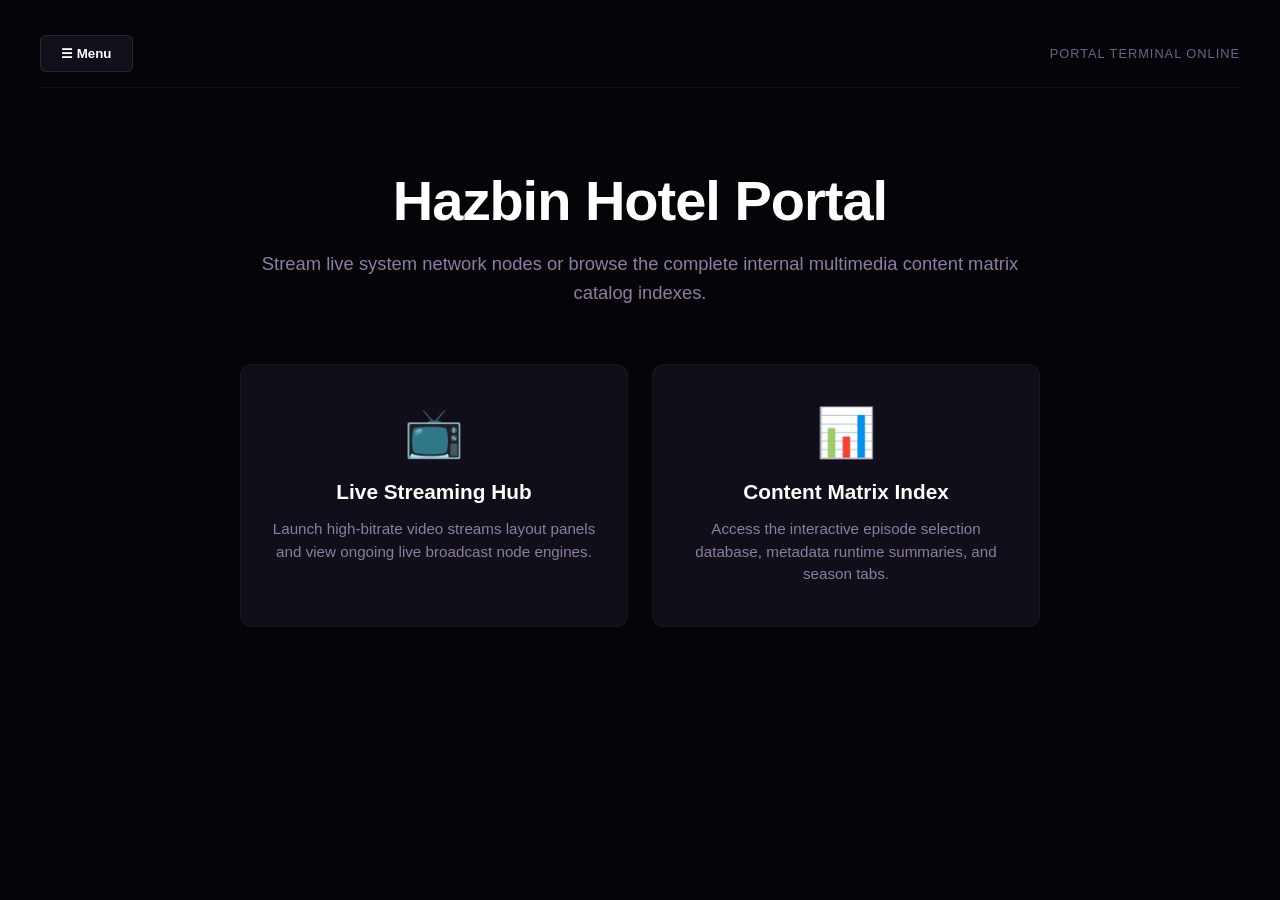
<file: index.html>
<!DOCTYPE html>
<html lang="en">
<head>
  <meta charset="UTF-8">
  <meta http-equiv="refresh" content="0; url=home.html">
  <title>Redirecting...</title>
  <script>window.location.href = "home.html";</script>
</head>
<body>
</body>
</html>
</file>
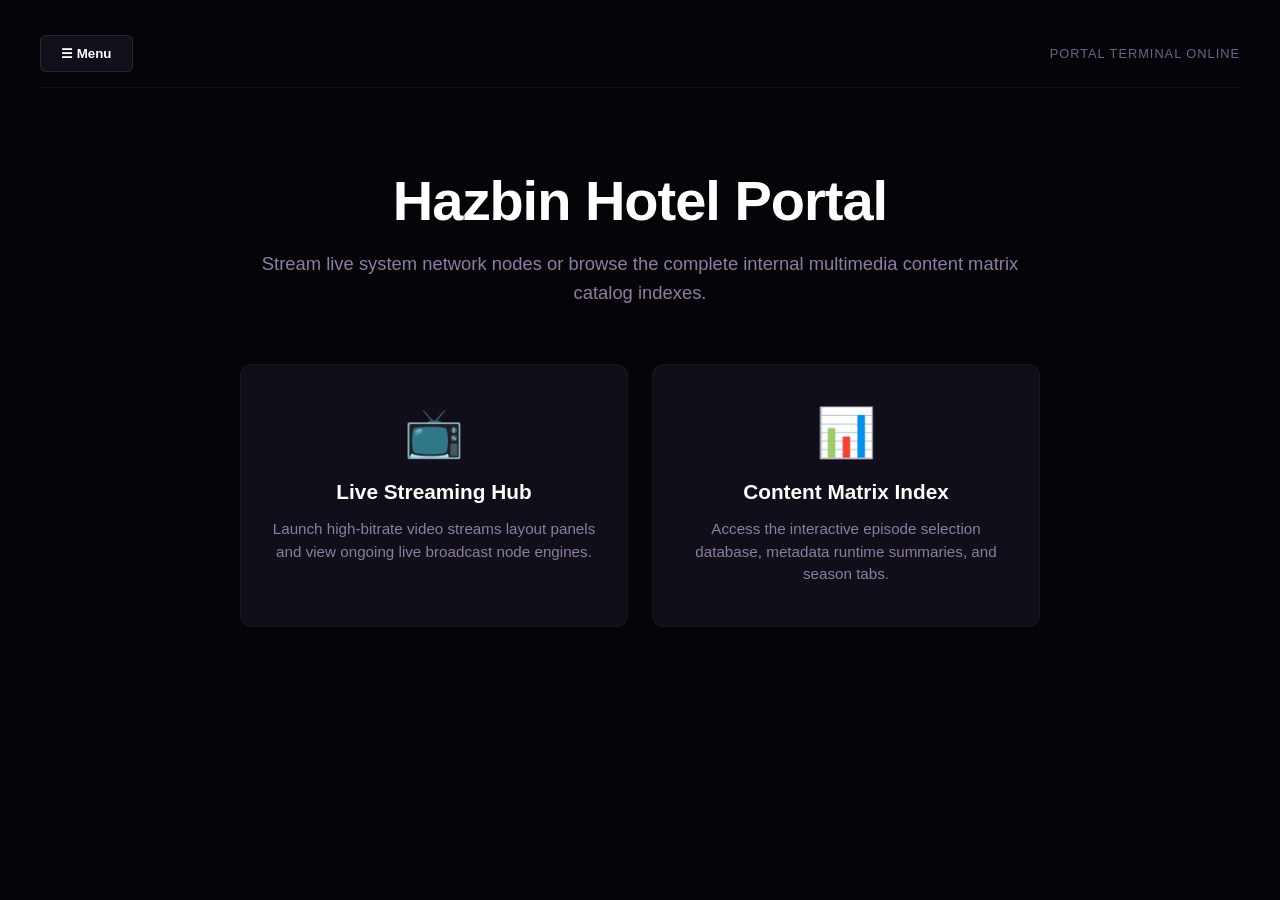
<file: home.html>
<!DOCTYPE html>
<html lang="en">
<head>
  <meta charset="UTF-8">
  <meta name="viewport" content="width=device-width, initial-scale=1.0">
  <title>Hazbin Hotel Portal - Home</title>
  <link rel="stylesheet" href="styles.css?v=55">
  <style>
    .home-hero-layout { padding: 60px 0; text-align: center; max-width: 800px; margin: 0 auto; display: flex; flex-direction: column; gap: 16px; }
    .home-hero-layout h1 { font-size: 3.5rem; font-weight: 800; letter-spacing: -1px; }
    .home-hero-layout p { color: #897fa1; font-size: 1.15rem; line-height: 1.6; }
    .navigation-matrix-grid { display: grid; grid-template-columns: repeat(auto-fit, minmax(320px, 1fr)); gap: 24px; margin-top: 40px; }
    .node-hub-card { background: #110d19; border: 1px solid rgba(255, 255, 255, 0.04); border-radius: 12px; padding: 40px 30px; text-decoration: none; color: white; display: flex; flex-direction: column; gap: 14px; align-items: center; transition: transform 0.2s, border-color 0.2s; }
    .node-hub-card:hover { transform: translateY(-4px); border-color: #7c3aed; background: #151021; }
    .node-hub-card .icon { font-size: 3rem; margin-bottom: 5px; }
    .node-hub-card h3 { font-size: 1.3rem; font-weight: 700; }
    .node-hub-card p { text-align: center; color: #897fa1; font-size: 0.95rem; line-height: 1.5; }
  </style>
</head>
<body>

  <nav class="side-menu-drawer" id="sideMenu">
    <div class="drawer-header">
      <h2>Navigation</h2>
      <button class="close-btn" id="closeMenuBtn">&times;</button>
    </div>
    <ul class="drawer-links">
      <li><a href="home.html" class="active">🏠 Homepage</a></li>
      <li><a href="movies.html">📺 Live Streaming</a></li>
      <li><a href="movie-detail.html">📊 Content Matrix</a></li>
    </ul>
  </nav>
  <div class="drawer-overlay" id="drawerOverlay"></div>

  <div class="app-wrapper">
    <header class="app-header">
      <button class="menu-toggle-btn" id="openMenuBtn">☰ Menu</button>
      <div class="system-status">Portal Terminal Online</div>
    </header>

    <main class="home-hero-layout">
      <h1>Hazbin Hotel Portal</h1>
      <p>Stream live system network nodes or browse the complete internal multimedia content matrix catalog indexes.</p>
      
      <div class="navigation-matrix-grid">
        <a href="movies.html" class="node-hub-card">
          <div class="icon">📺</div>
          <h3>Live Streaming Hub</h3>
          <p>Launch high-bitrate video streams layout panels and view ongoing live broadcast node engines.</p>
        </a>
        <a href="movie-detail.html" class="node-hub-card">
          <div class="icon">📊</div>
          <h3>Content Matrix Index</h3>
          <p>Access the interactive episode selection database, metadata runtime summaries, and season tabs.</p>
        </a>
      </div>
    </main>
  </div>

  <script src="app.js?v=55"></script>
</body>
</html>
</file>
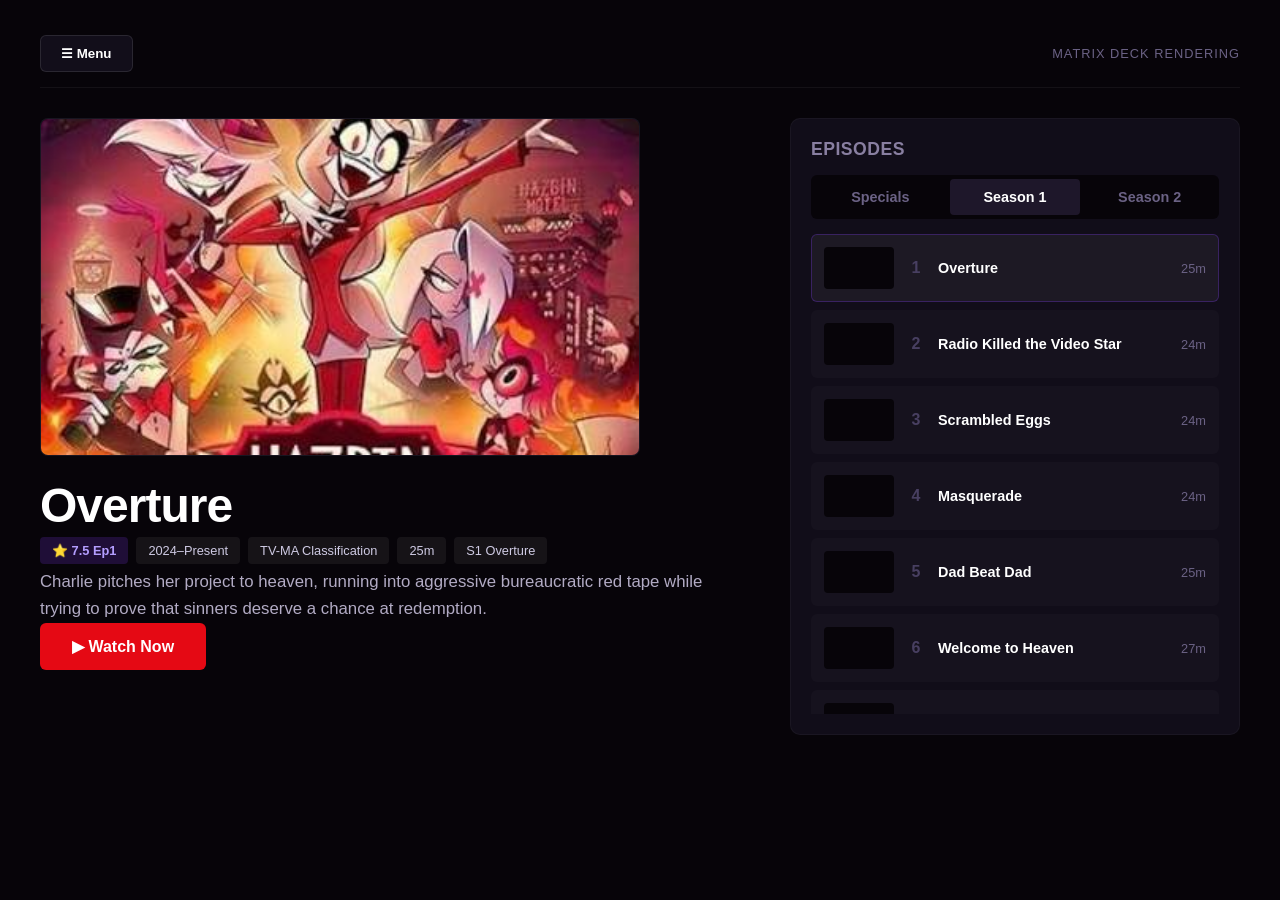
<file: movie-detail.html>
<!DOCTYPE html>
<html lang="en">
<head>
  <meta charset="UTF-8">
  <meta name="viewport" content="width=device-width, initial-scale=1.0">
  <title>Hazbin Hotel - Content Matrix</title>
  <link rel="stylesheet" href="styles.css?v=55">
</head>
<body>

  <nav class="side-menu-drawer" id="sideMenu">
    <div class="drawer-header">
      <h2>Navigation</h2>
      <button class="close-btn" id="closeMenuBtn">&times;</button>
    </div>
    <ul class="drawer-links">
      <li><a href="home.html">🏠 Homepage</a></li>
      <li><a href="movies.html">📺 Live Streaming</a></li>
      <li><a href="movie-detail.html" class="active">📊 Content Matrix</a></li>
    </ul>
  </nav>
  <div class="drawer-overlay" id="drawerOverlay"></div>

  <div class="app-wrapper">
    <header class="app-header">
      <button class="menu-toggle-btn" id="openMenuBtn">☰ Menu</button>
      <div class="system-status">Matrix Deck Rendering</div>
    </header>

    <div class="stremio-container">
      <!-- Left Dynamic Details Content Panel -->
      <main class="stremio-left-panel">
        <div class="poster-display-frame">
          <img src="HHPostertallS2.jpg" alt="Show Poster" id="posterImage">
        </div>
        <div class="stremio-meta-block">
          <h1 class="stremio-title" id="showTitle">Loading Matrix...</h1>
          <div class="badges-row" id="badgesRow"></div>
          <p class="stremio-desc" id="summaryText">Initializing local array matrices...</p>
          <button class="stremio-play-btn">▶ Watch Now</button>
        </div>
      </main>

      <!-- Right Interactive Dynamic List Selection Panel -->
      <aside class="stremio-right-panel">
        <h2 class="catalog-heading">Episodes</h2>
        <div class="tab-navigation" id="tabNav"></div>
        <div class="episode-scroll-list" id="episodeContainer"></div>
      </aside>
    </div>
  </div>

  <script src="app.js?v=55"></script>
</body>
</html>
</file>
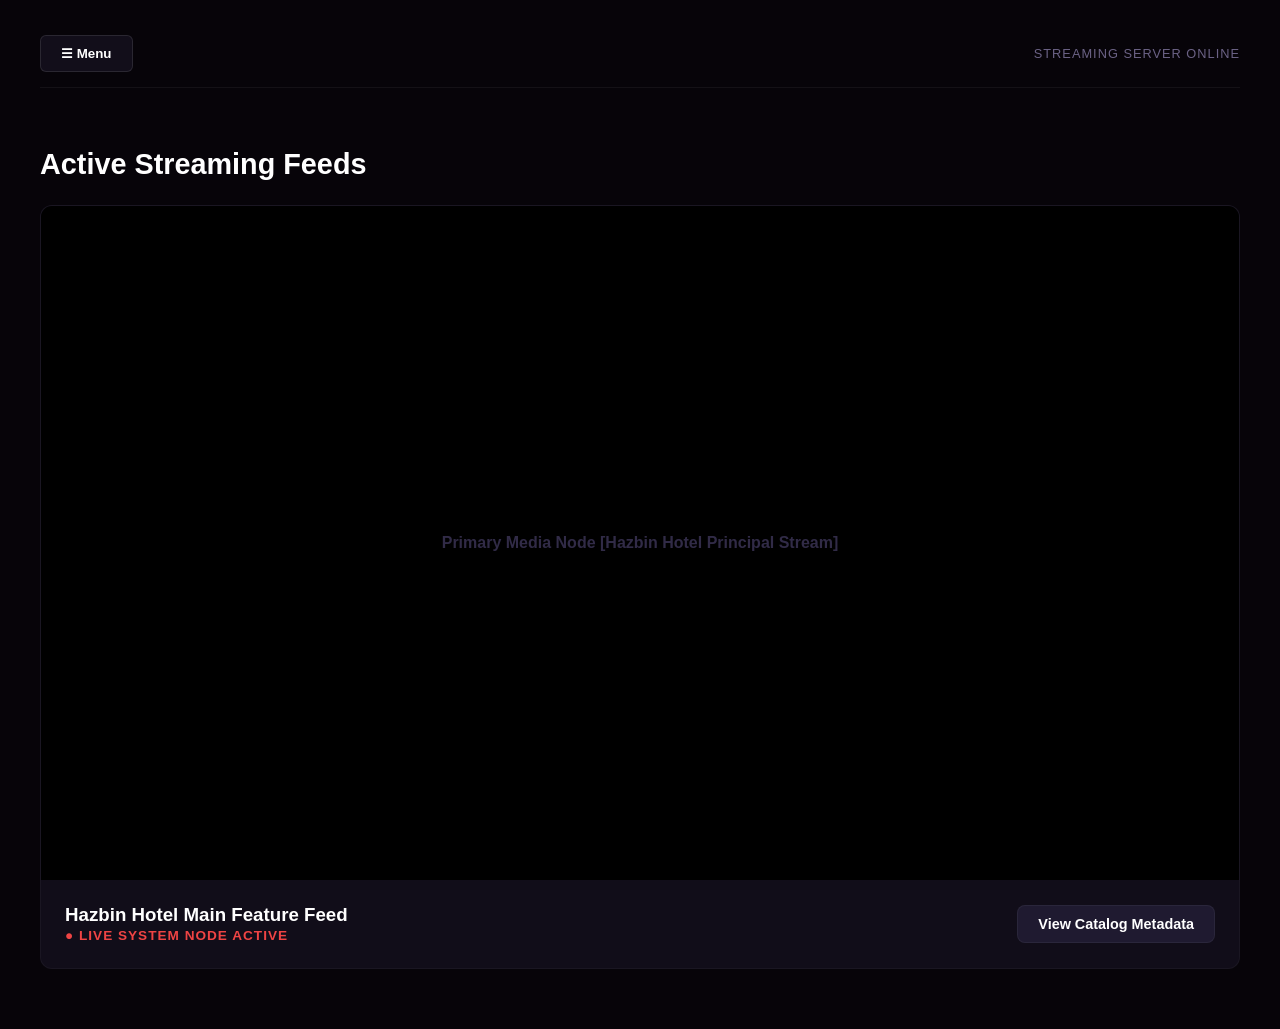
<file: movies.html>
<!DOCTYPE html>
<html lang="en">
<head>
  <meta charset="UTF-8">
  <meta name="viewport" content="width=device-width, initial-scale=1.0">
  <title>Hazbin Hotel Portal - Streaming</title>
  <link rel="stylesheet" href="styles.css?v=55">
  <style>
    .stream-layout-grid { display: grid; grid-template-columns: 1fr; gap: 32px; margin-top: 20px; }
    .stream-card { background: #110d19; border: 1px solid rgba(255, 255, 255, 0.04); border-radius: 12px; overflow: hidden; }
    .video-placeholder { width: 100%; aspect-ratio: 16/9; background: #000; display: flex; align-items: center; justify-content: center; color: #312b47; font-weight: 600; }
    .stream-details { padding: 24px; display: flex; justify-content: space-between; align-items: center; flex-wrap: wrap; gap: 20px; }
    .status-indicator.live { color: #ef4444; font-weight: 700; font-size: 0.85rem; letter-spacing: 1px; }
    .action-link-btn { background: #1f1a30; color: #fff; padding: 10px 20px; border-radius: 8px; text-decoration: none; font-size: 0.9rem; font-weight: 600; border: 1px solid rgba(255,255,255,0.05); }
  </style>
</head>
<body>
  <nav class="side-menu-drawer" id="sideMenu">
    <div class="drawer-header">
      <h2>Navigation</h2>
      <button class="close-btn" id="closeMenuBtn">&times;</button>
    </div>
    <ul class="drawer-links">
      <li><a href="home.html">🏠 Homepage</a></li>
      <li><a href="movies.html" class="active">📺 Live Streaming</a></li>
      <li><a href="movie-detail.html">📊 Content Matrix</a></li>
    </ul>
  </nav>
  <div class="drawer-overlay" id="drawerOverlay"></div>

  <div class="app-wrapper">
    <header class="app-header">
      <button class="menu-toggle-btn" id="openMenuBtn">☰ Menu</button>
      <div class="system-status">Streaming Server Online</div>
    </header>
    
    <main style="padding: 40px 0;">
      <h2 style="text-align: left; font-size: 1.8rem; margin-bottom: 24px;">Active Streaming Feeds</h2>
      <div class="stream-layout-grid">
        <div class="stream-card">
          <div class="video-placeholder">
            <span>Primary Media Node [Hazbin Hotel Principal Stream]</span>
          </div>
          <div class="stream-details">
            <div>
              <h3>Hazbin Hotel Main Feature Feed</h3>
              <span class="status-indicator live">● LIVE SYSTEM NODE ACTIVE</span>
            </div>
            <a href="movie-detail.html" class="action-link-btn">View Catalog Metadata</a>
          </div>
        </div>
      </div>
    </main>
  </div>
  <script src="app.js?v=55"></script>
</body>
</html>
</file>
<file: styles.css>
* {
  box-sizing: border-box;
  margin: 0;
  padding: 0;
  font-family: -apple-system, BlinkMacSystemFont, "Segoe UI", Roboto, Helvetica, Arial, sans-serif;
}

body {
  background-color: #070409;
  color: #ffffff;
  min-height: 100vh;
  padding: 20px 40px;
  overflow-x: hidden;
}

.app-wrapper {
  max-width: 1550px;
  margin: 0 auto;
  display: flex;
  flex-direction: column;
  gap: 20px;
}

/* App Header Header Section Rules */
.app-header {
  display: flex;
  align-items: center;
  justify-content: space-between;
  padding: 15px 0;
  border-bottom: 1px solid rgba(255, 255, 255, 0.05);
}

.menu-toggle-btn {
  background: #120e1a;
  color: #ffffff;
  border: 1px solid rgba(255, 255, 255, 0.1);
  padding: 10px 20px;
  border-radius: 6px;
  font-weight: 600;
  cursor: pointer;
  transition: background 0.2s;
}

.menu-toggle-btn:hover {
  background: #1f1a30;
}

.system-status {
  color: #6b6285;
  font-size: 0.8rem;
  letter-spacing: 1px;
  text-transform: uppercase;
}

/* Pure Widescreen Flat Stremio Canvas Configuration */
.stremio-container {
  display: grid;
  grid-template-columns: 1fr 450px;
  gap: 50px;
  margin-top: 10px;
  align-items: start;
}

.stremio-left-panel {
  display: flex;
  flex-direction: column;
  gap: 24px;
}

/* Widescreen Banner Container Frame Layout Setup */
.poster-display-frame {
  width: 100%;
  max-width: 600px;
  aspect-ratio: 16 / 9;
  border-radius: 8px;
  overflow: hidden;
  background: #0f0b17;
  border: 1px solid rgba(255, 255, 255, 0.04);
}

.poster-display-frame img {
  width: 100%;
  height: 100%;
  object-fit: cover;
  display: block;
}

.stremio-title {
  font-size: 3rem;
  font-weight: 800;
  letter-spacing: -1px;
  line-height: 1.1;
}

.badges-row {
  display: flex;
  flex-wrap: wrap;
  gap: 8px;
  margin: 5px 0;
}

.badge {
  background: rgba(255, 255, 255, 0.06);
  padding: 6px 12px;
  border-radius: 4px;
  font-size: 0.8rem;
  color: #cecae3;
}

.badge.highlight {
  background: rgba(124, 58, 237, 0.2);
  color: #b49eff;
  font-weight: 600;
}

.stremio-desc {
  font-size: 1.05rem;
  line-height: 1.6;
  color: #b2abc4;
  max-width: 700px;
}

.stremio-play-btn {
  background: #e50914;
  color: white;
  border: none;
  padding: 14px 32px;
  border-radius: 6px;
  font-size: 1rem;
  font-weight: 700;
  cursor: pointer;
  width: fit-content;
  transition: background 0.2s;
}

.stremio-play-btn:hover {
  background: #bd0710;
}

/* Independent Right Side Catalog Panel Elements Box */
.stremio-right-panel {
  background: #110d19;
  border: 1px solid rgba(255, 255, 255, 0.04);
  border-radius: 10px;
  padding: 20px;
  display: flex;
  flex-direction: column;
  gap: 15px;
}

.catalog-heading {
  font-size: 1.1rem;
  text-transform: uppercase;
  letter-spacing: 0.5px;
  color: #897fa1;
}

.tab-navigation {
  display: flex;
  gap: 4px;
  background: #070409;
  padding: 4px;
  border-radius: 6px;
}

.tab-link {
  flex: 1;
  background: transparent;
  border: none;
  color: #6b6285;
  padding: 10px;
  font-weight: 600;
  cursor: pointer;
  border-radius: 4px;
  font-size: 0.9rem;
}

.tab-link.active {
  background: #1e172a;
  color: white;
}

.episode-scroll-list {
  display: flex;
  flex-direction: column;
  gap: 8px;
  max-height: 480px;
  overflow-y: auto;
}

/* Minimalist Scrollbar adjustments */
.episode-scroll-list::-webkit-scrollbar { width: 5px; }
.episode-scroll-list::-webkit-scrollbar-track { background: transparent; }
.episode-scroll-list::-webkit-scrollbar-thumb { background: #1e172a; border-radius: 4px; }

.episode-row {
  display: flex;
  align-items: center;
  background: rgba(255, 255, 255, 0.02);
  padding: 12px;
  border-radius: 6px;
  gap: 12px;
  cursor: pointer;
  border: 1px solid transparent;
  transition: all 0.15s;
}

.episode-row:hover, .episode-row.selected {
  background: rgba(255, 255, 255, 0.05);
  border-color: rgba(124, 58, 237, 0.3);
}

.thumb-placeholder {
  width: 70px;
  height: 42px;
  background: #070409;
  border-radius: 4px;
  flex-shrink: 0;
}

.episode-number {
  font-weight: 700;
  color: #483f61;
  width: 20px;
  text-align: center;
}

.ep-title-text {
  font-size: 0.9rem;
  font-weight: 600;
  flex: 1;
}

.ep-time-text {
  font-size: 0.8rem;
  color: #6b6285;
}

/* Slider Drawer Side Panel Styles */
.side-menu-drawer { position: fixed; top: 0; left: -320px; width: 300px; height: 100vh; background: #070409; border-right: 1px solid rgba(255,255,255,0.05); z-index: 100; padding: 30px 20px; display: flex; flex-direction: column; gap: 30px; transition: left 0.25s ease; }
.side-menu-drawer.open { left: 0; }
.drawer-header { display: flex; justify-content: space-between; align-items: center; }
.close-btn { background: transparent; border: none; color: #6b6285; font-size: 1.8rem; cursor: pointer; }
.drawer-links { list-style: none; display: flex; flex-direction: column; gap: 8px; }
.drawer-links a { display: block; color: #b2abc4; text-decoration: none; padding: 12px; border-radius: 6px; font-weight: 600; }
.drawer-links a:hover, .drawer-links a.active { background: #110d19; color: white; }
.drawer-overlay { position: fixed; top: 0; left: 0; width: 100vw; height: 100vh; background: rgba(0,0,0,0.6); z-index: 99; display: none; }
.drawer-overlay.visible { display: block; }

@media (max-width: 1000px) {
  .stremio-container { grid-template-columns: 1fr; }
  body { padding: 20px; }
}
</file>
